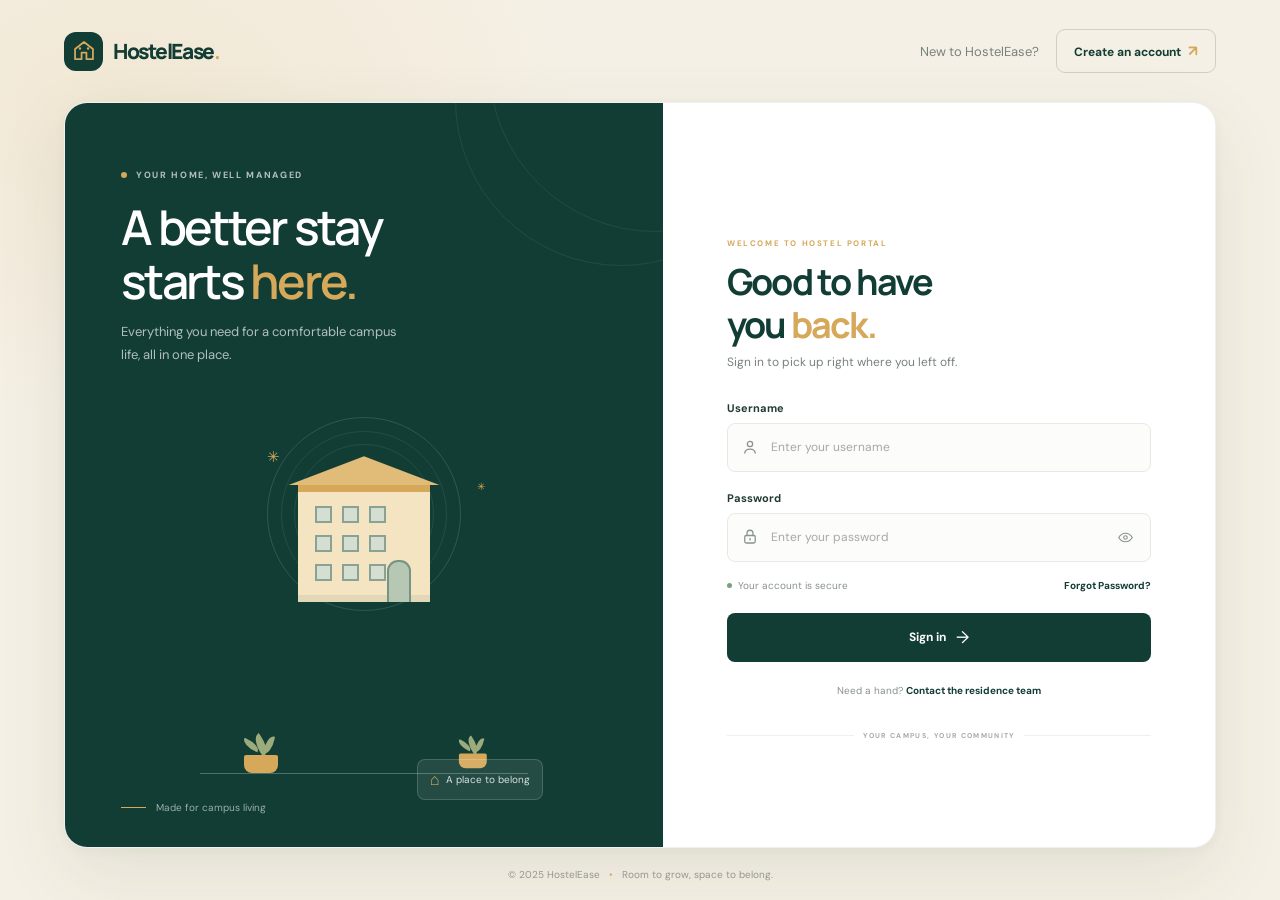
<file: frontend/index.html>
<!doctype html>
<html lang="en">
  <head>
    <meta charset="utf-8">
    <meta name="viewport" content="width=device-width, initial-scale=1">
    <meta name="theme-color" content="#f5f0e5">
    <meta name="description" content="Sign in to the Hostel Portal to manage your stay.">
    <title>Sign in | HostelEase</title>
    <link rel="preconnect" href="https://fonts.googleapis.com">
    <link rel="preconnect" href="https://fonts.gstatic.com" crossorigin>
    <link href="https://fonts.googleapis.com/css2?family=DM+Sans:wght@400;500;600;700&family=Manrope:wght@400;500;600;700;800&display=swap" rel="stylesheet">
    <link rel="stylesheet" href="css/styles.css">
    <script src="js/auth-api.js" defer></script>
    <script src="js/login.js" defer></script>
  </head>
  <body>
    <div class="page-shell">
      <header class="site-header">
        <a class="brand" href="index.html" aria-label="HostelEase home">
          <span class="brand-mark" aria-hidden="true">
            <svg viewBox="0 0 32 32" fill="none">
              <path d="M5 26V13.5L16 5l11 8.5V26h-8v-8h-6v8H5Z" stroke="currentColor" stroke-width="2.2" stroke-linejoin="round"/>
              <path d="M11 13h.01M21 13h.01" stroke="currentColor" stroke-width="3" stroke-linecap="round"/>
            </svg>
          </span>
          <span class="brand-name">HostelEase<span>.</span></span>
        </a>
        <div class="header-prompt">
          <span>New to HostelEase?</span>
          <a class="register-link" href="signup.html">Create an account <span aria-hidden="true">↗</span></a>
        </div>
      </header>

      <main class="main-content">
        <section class="intro-panel" aria-label="Hostel Portal introduction">
          <div class="intro-copy">
            <p class="eyebrow"><span class="eyebrow-dot"></span> YOUR HOME, WELL MANAGED</p>
            <h1>A better stay<br>starts <span>here.</span></h1>
            <p class="intro-description">Everything you need for a comfortable campus life, all in one place.</p>
          </div>

          <div class="campus-art" aria-hidden="true">
            <div class="sun-orbit"></div>
            <div class="art-sparkle sparkle-one">✳</div>
            <div class="art-sparkle sparkle-two">✳</div>
            <div class="building">
              <div class="building-roof"></div>
              <div class="building-body">
                <div class="building-windows">
                  <i></i><i></i><i></i>
                  <i></i><i></i><i></i>
                  <i></i><i></i><i></i>
                </div>
                <div class="building-door"></div>
              </div>
            </div>
            <div class="plant plant-left"><i></i><i></i><i></i><b></b></div>
            <div class="plant plant-right"><i></i><i></i><i></i><b></b></div>
            <div class="ground"></div>
            <div class="art-caption"><span class="caption-icon">⌂</span> A place to belong</div>
          </div>

          <div class="intro-footer">
            <span class="footer-line"></span>
            <span>Made for campus living</span>
          </div>
        </section>

        <section class="login-panel" aria-labelledby="login-title">
          <div class="mobile-brand" aria-hidden="true">
            <span class="brand-mark">
              <svg viewBox="0 0 32 32" fill="none">
                <path d="M5 26V13.5L16 5l11 8.5V26h-8v-8h-6v8H5Z" stroke="currentColor" stroke-width="2.2" stroke-linejoin="round"/>
                <path d="M11 13h.01M21 13h.01" stroke="currentColor" stroke-width="3" stroke-linecap="round"/>
              </svg>
            </span>
            <span class="brand-name">HostelEase<span>.</span></span>
          </div>

          <div class="login-heading">
            <p class="welcome-label">WELCOME TO HOSTEL PORTAL</p>
            <h2 id="login-title">Good to have<br>you <span>back.</span></h2>
            <p class="login-subtitle">Sign in to pick up right where you left off.</p>
          </div>

          <form id="login-form" class="auth-form" novalidate>
            <div class="form-field">
              <label for="username">Username</label>
              <div class="input-wrap">
                <svg class="field-icon" viewBox="0 0 24 24" fill="none" aria-hidden="true">
                  <circle cx="12" cy="8" r="3.5" stroke="currentColor" stroke-width="1.7"/>
                  <path d="M5 20c.5-3.5 2.8-5.3 7-5.3s6.5 1.8 7 5.3" stroke="currentColor" stroke-width="1.7" stroke-linecap="round"/>
                </svg>
                <input id="username" name="username" type="text" placeholder="Enter your username" autocomplete="username" required>
              </div>
              <span class="field-error" id="username-error"></span>
            </div>

            <div class="form-field">
              <label for="password">Password</label>
              <div class="input-wrap">
                <svg class="field-icon" viewBox="0 0 24 24" fill="none" aria-hidden="true">
                  <rect x="5" y="10" width="14" height="10" rx="2" stroke="currentColor" stroke-width="1.7"/>
                  <path d="M8 10V7a4 4 0 1 1 8 0v3M12 14v2" stroke="currentColor" stroke-width="1.7" stroke-linecap="round"/>
                </svg>
                <input id="password" name="password" type="password" placeholder="Enter your password" autocomplete="current-password" required>
                <button class="password-toggle" id="password-toggle" type="button" aria-label="Show password" aria-pressed="false">
                  <svg viewBox="0 0 24 24" fill="none" aria-hidden="true">
                    <path d="M2.5 12s3.4-6 9.5-6 9.5 6 9.5 6-3.4 6-9.5 6-9.5-6-9.5-6Z" stroke="currentColor" stroke-width="1.6"/>
                    <circle cx="12" cy="12" r="2.5" stroke="currentColor" stroke-width="1.6"/>
                  </svg>
                </button>
              </div>
              <span class="field-error" id="password-error"></span>
            </div>

            <div class="form-options">
              <span class="secure-note"><span class="secure-dot"></span> Your account is secure</span>
              <a href="forgot-password.html">Forgot Password?</a>
            </div>

            <button class="login-button" type="submit">
              <span>Sign in</span>
              <span class="button-arrow" aria-hidden="true">→</span>
            </button>
            <p class="form-message" id="form-message" role="status" aria-live="polite"></p>
          </form>

          <p class="help-note">Need a hand? <a href="mailto:support@hostelease.example">Contact the residence team</a></p>
          <div class="card-bottom"><span></span><span>YOUR CAMPUS, YOUR COMMUNITY</span><span></span></div>
        </section>
      </main>

      <footer class="site-footer">
        <span>© 2025 HostelEase</span>
        <span class="footer-separator">•</span>
        <span>Room to grow, space to belong.</span>
      </footer>
    </div>
  </body>
</html>
</file>
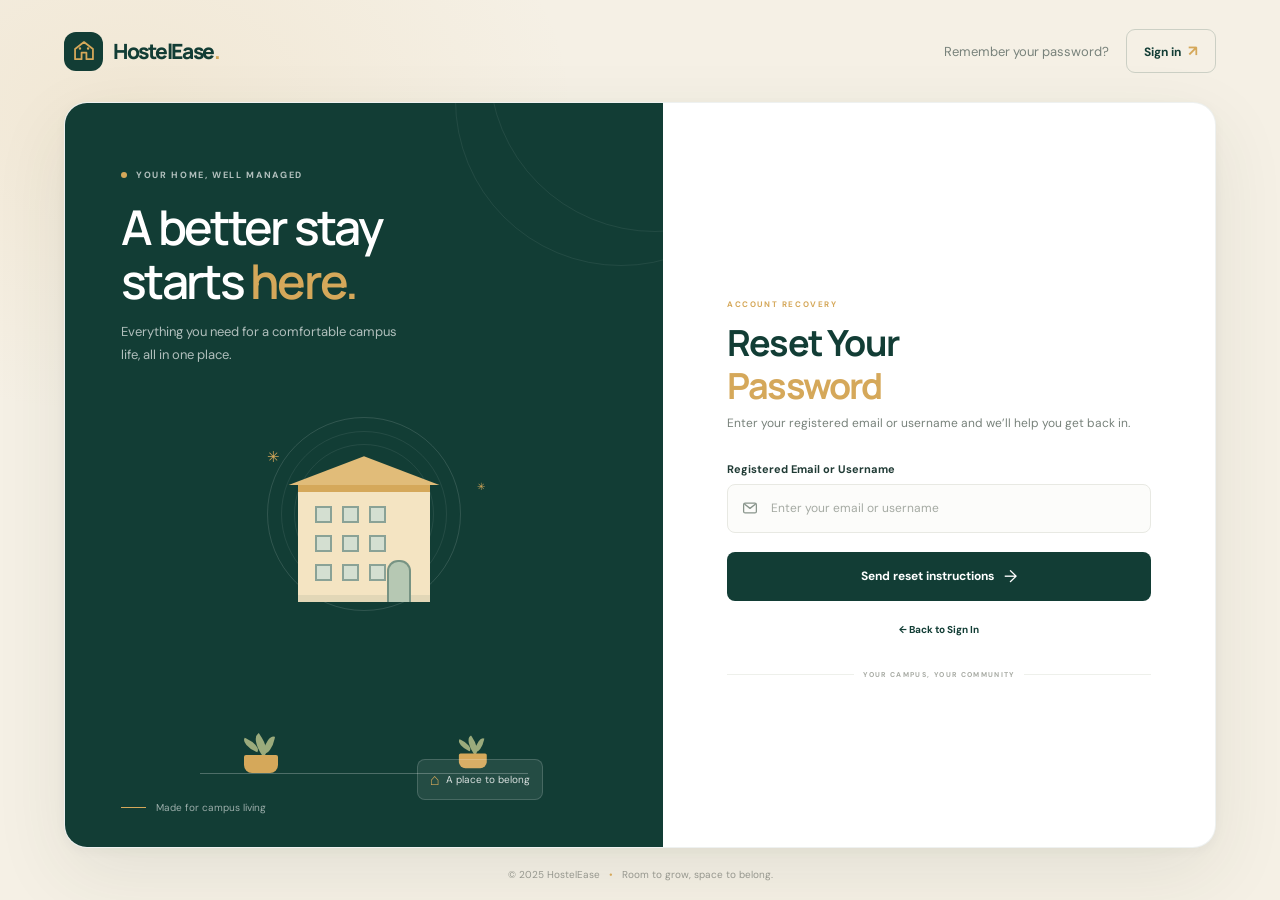
<file: frontend/forgot-password.html>
<!doctype html>
<html lang="en">
  <head>
    <meta charset="utf-8">
    <meta name="viewport" content="width=device-width, initial-scale=1">
    <meta name="theme-color" content="#f5f0e5">
    <meta name="description" content="Reset your HostelEase account password.">
    <title>Reset password | HostelEase</title>
    <link rel="preconnect" href="https://fonts.googleapis.com">
    <link rel="preconnect" href="https://fonts.gstatic.com" crossorigin>
    <link href="https://fonts.googleapis.com/css2?family=DM+Sans:wght@400;500;600;700&family=Manrope:wght@400;500;600;700;800&display=swap" rel="stylesheet">
    <link rel="stylesheet" href="css/styles.css">
    <script src="js/forgot-password.js" defer></script>
  </head>
  <body>
    <div class="page-shell">
      <header class="site-header">
        <a class="brand" href="index.html" aria-label="HostelEase home">
          <span class="brand-mark" aria-hidden="true">
            <svg viewBox="0 0 32 32" fill="none">
              <path d="M5 26V13.5L16 5l11 8.5V26h-8v-8h-6v8H5Z" stroke="currentColor" stroke-width="2.2" stroke-linejoin="round"/>
              <path d="M11 13h.01M21 13h.01" stroke="currentColor" stroke-width="3" stroke-linecap="round"/>
            </svg>
          </span>
          <span class="brand-name">HostelEase<span>.</span></span>
        </a>
        <div class="header-prompt">
          <span>Remember your password?</span>
          <a class="register-link" href="index.html">Sign in <span aria-hidden="true">↗</span></a>
        </div>
      </header>

      <main class="main-content">
        <section class="intro-panel" aria-label="HostelEase introduction">
          <div class="intro-copy">
            <p class="eyebrow"><span class="eyebrow-dot"></span> YOUR HOME, WELL MANAGED</p>
            <h1>A better stay<br>starts <span>here.</span></h1>
            <p class="intro-description">Everything you need for a comfortable campus life, all in one place.</p>
          </div>
          <div class="campus-art" aria-hidden="true">
            <div class="sun-orbit"></div>
            <div class="art-sparkle sparkle-one">✳</div>
            <div class="art-sparkle sparkle-two">✳</div>
            <div class="building">
              <div class="building-roof"></div>
              <div class="building-body">
                <div class="building-windows">
                  <i></i><i></i><i></i>
                  <i></i><i></i><i></i>
                  <i></i><i></i><i></i>
                </div>
                <div class="building-door"></div>
              </div>
            </div>
            <div class="plant plant-left"><i></i><i></i><i></i><b></b></div>
            <div class="plant plant-right"><i></i><i></i><i></i><b></b></div>
            <div class="ground"></div>
            <div class="art-caption"><span class="caption-icon">⌂</span> A place to belong</div>
          </div>
          <div class="intro-footer">
            <span class="footer-line"></span>
            <span>Made for campus living</span>
          </div>
        </section>

        <section class="login-panel" aria-labelledby="reset-title">
          <div class="mobile-brand" aria-hidden="true">
            <span class="brand-mark">
              <svg viewBox="0 0 32 32" fill="none">
                <path d="M5 26V13.5L16 5l11 8.5V26h-8v-8h-6v8H5Z" stroke="currentColor" stroke-width="2.2" stroke-linejoin="round"/>
                <path d="M11 13h.01M21 13h.01" stroke="currentColor" stroke-width="3" stroke-linecap="round"/>
              </svg>
            </span>
            <span class="brand-name">HostelEase<span>.</span></span>
          </div>
          <div class="login-heading">
            <p class="welcome-label">ACCOUNT RECOVERY</p>
            <h2 id="reset-title">Reset Your<br><span>Password</span></h2>
            <p class="login-subtitle">Enter your registered email or username and we’ll help you get back in.</p>
          </div>

          <form id="reset-form" class="auth-form" novalidate>
            <div class="form-field">
              <label for="account-id">Registered Email or Username</label>
              <div class="input-wrap">
                <svg class="field-icon" viewBox="0 0 24 24" fill="none" aria-hidden="true">
                  <rect x="3.5" y="5.5" width="17" height="13" rx="2" stroke="currentColor" stroke-width="1.7"/>
                  <path d="m5 7 7 5.5L19 7" stroke="currentColor" stroke-width="1.7" stroke-linecap="round" stroke-linejoin="round"/>
                </svg>
                <input id="account-id" name="accountId" type="text" placeholder="Enter your email or username" autocomplete="username" required>
              </div>
              <span class="field-error" id="account-id-error"></span>
            </div>
            <button class="login-button" type="submit">
              <span>Send reset instructions</span>
              <span class="button-arrow" aria-hidden="true">→</span>
            </button>
            <p class="form-message" id="form-message" role="status" aria-live="polite"></p>
          </form>

          <p class="help-note"><a href="index.html">← Back to Sign In</a></p>
          <div class="card-bottom"><span></span><span>YOUR CAMPUS, YOUR COMMUNITY</span><span></span></div>
        </section>
      </main>

      <footer class="site-footer">
        <span>© 2025 HostelEase</span>
        <span class="footer-separator">•</span>
        <span>Room to grow, space to belong.</span>
      </footer>
    </div>
  </body>
</html>
</file>
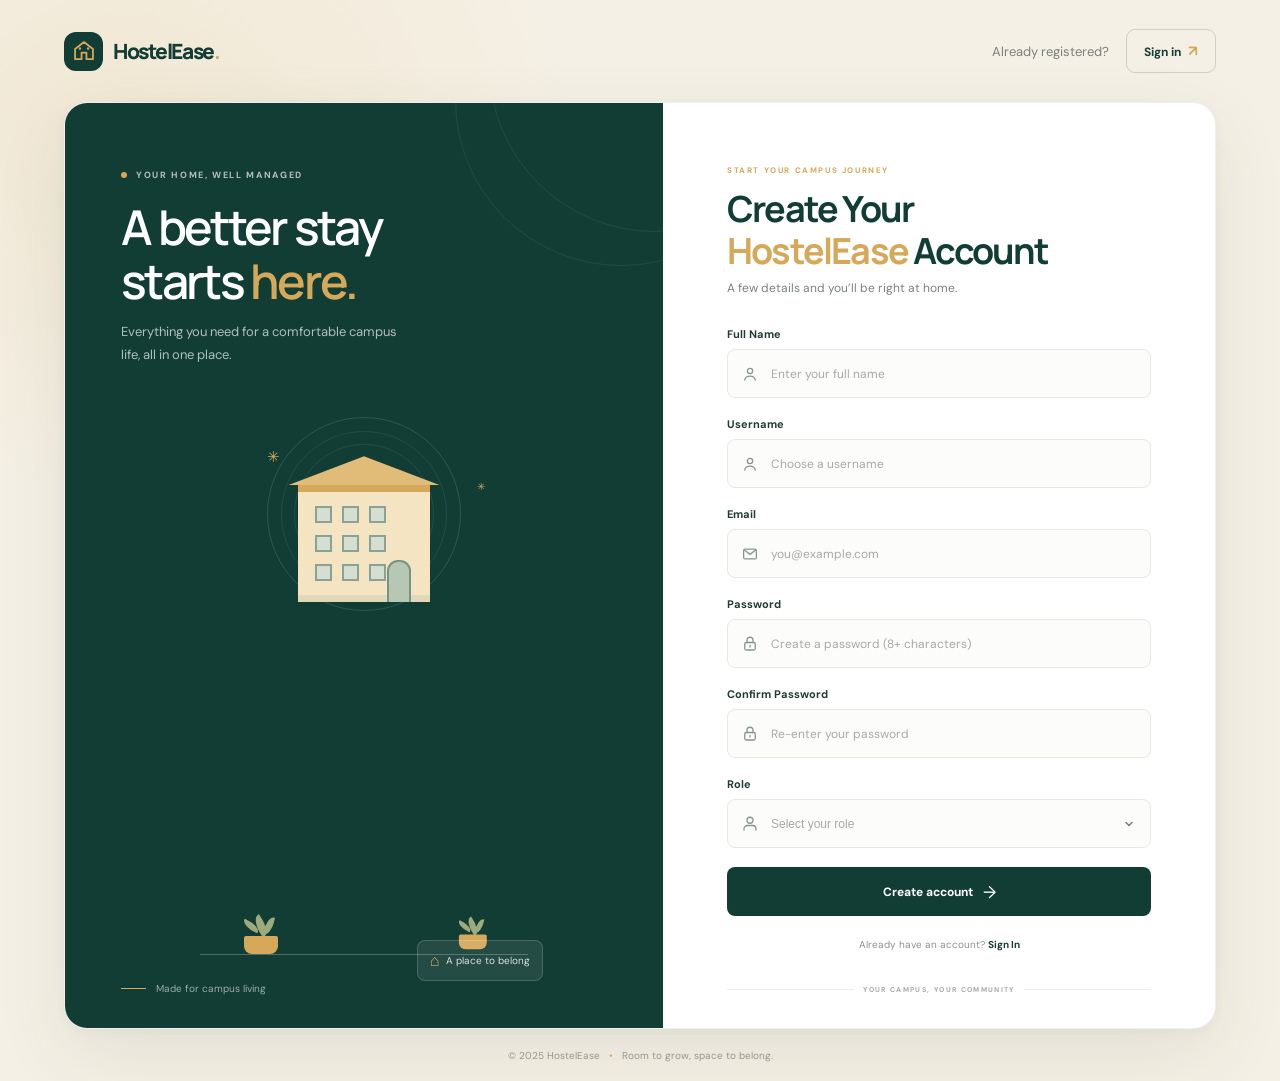
<file: frontend/signup.html>
<!doctype html>
<html lang="en">
  <head>
    <meta charset="utf-8">
    <meta name="viewport" content="width=device-width, initial-scale=1">
    <meta name="theme-color" content="#f5f0e5">
    <meta name="description" content="Create your HostelEase account.">
    <title>Create an account | HostelEase</title>
    <link rel="preconnect" href="https://fonts.googleapis.com">
    <link rel="preconnect" href="https://fonts.gstatic.com" crossorigin>
    <link href="https://fonts.googleapis.com/css2?family=DM+Sans:wght@400;500;600;700&family=Manrope:wght@400;500;600;700;800&display=swap" rel="stylesheet">
    <link rel="stylesheet" href="css/styles.css">
    <script src="js/auth-api.js" defer></script>
    <script src="js/signup.js" defer></script>
  </head>
  <body>
    <div class="page-shell">
      <header class="site-header">
        <a class="brand" href="index.html" aria-label="HostelEase home">
          <span class="brand-mark" aria-hidden="true">
            <svg viewBox="0 0 32 32" fill="none">
              <path d="M5 26V13.5L16 5l11 8.5V26h-8v-8h-6v8H5Z" stroke="currentColor" stroke-width="2.2" stroke-linejoin="round"/>
              <path d="M11 13h.01M21 13h.01" stroke="currentColor" stroke-width="3" stroke-linecap="round"/>
            </svg>
          </span>
          <span class="brand-name">HostelEase<span>.</span></span>
        </a>
        <div class="header-prompt">
          <span>Already registered?</span>
          <a class="register-link" href="index.html">Sign in <span aria-hidden="true">↗</span></a>
        </div>
      </header>

      <main class="main-content">
        <section class="intro-panel" aria-label="HostelEase introduction">
          <div class="intro-copy">
            <p class="eyebrow"><span class="eyebrow-dot"></span> YOUR HOME, WELL MANAGED</p>
            <h1>A better stay<br>starts <span>here.</span></h1>
            <p class="intro-description">Everything you need for a comfortable campus life, all in one place.</p>
          </div>
          <div class="campus-art" aria-hidden="true">
            <div class="sun-orbit"></div>
            <div class="art-sparkle sparkle-one">✳</div>
            <div class="art-sparkle sparkle-two">✳</div>
            <div class="building">
              <div class="building-roof"></div>
              <div class="building-body">
                <div class="building-windows">
                  <i></i><i></i><i></i>
                  <i></i><i></i><i></i>
                  <i></i><i></i><i></i>
                </div>
                <div class="building-door"></div>
              </div>
            </div>
            <div class="plant plant-left"><i></i><i></i><i></i><b></b></div>
            <div class="plant plant-right"><i></i><i></i><i></i><b></b></div>
            <div class="ground"></div>
            <div class="art-caption"><span class="caption-icon">⌂</span> A place to belong</div>
          </div>
          <div class="intro-footer">
            <span class="footer-line"></span>
            <span>Made for campus living</span>
          </div>
        </section>

        <section class="login-panel" aria-labelledby="signup-title">
          <div class="mobile-brand" aria-hidden="true">
            <span class="brand-mark">
              <svg viewBox="0 0 32 32" fill="none">
                <path d="M5 26V13.5L16 5l11 8.5V26h-8v-8h-6v8H5Z" stroke="currentColor" stroke-width="2.2" stroke-linejoin="round"/>
                <path d="M11 13h.01M21 13h.01" stroke="currentColor" stroke-width="3" stroke-linecap="round"/>
              </svg>
            </span>
            <span class="brand-name">HostelEase<span>.</span></span>
          </div>
          <div class="login-heading">
            <p class="welcome-label">START YOUR CAMPUS JOURNEY</p>
            <h2 id="signup-title">Create Your<br><span>HostelEase</span> Account</h2>
            <p class="login-subtitle">A few details and you’ll be right at home.</p>
          </div>

          <form id="signup-form" class="auth-form" novalidate>
            <div class="form-field">
              <label for="full-name">Full Name</label>
              <div class="input-wrap">
                <svg class="field-icon" viewBox="0 0 24 24" fill="none" aria-hidden="true">
                  <circle cx="12" cy="8" r="3.5" stroke="currentColor" stroke-width="1.7"/>
                  <path d="M5 20c.5-3.5 2.8-5.3 7-5.3s6.5 1.8 7 5.3" stroke="currentColor" stroke-width="1.7" stroke-linecap="round"/>
                </svg>
                <input id="full-name" name="fullName" type="text" placeholder="Enter your full name" autocomplete="name" required>
              </div>
              <span class="field-error" id="full-name-error"></span>
            </div>
            <div class="form-field">
              <label for="username">Username</label>
              <div class="input-wrap">
                <svg class="field-icon" viewBox="0 0 24 24" fill="none" aria-hidden="true">
                  <circle cx="12" cy="8" r="3.5" stroke="currentColor" stroke-width="1.7"/>
                  <path d="M5 20c.5-3.5 2.8-5.3 7-5.3s6.5 1.8 7 5.3" stroke="currentColor" stroke-width="1.7" stroke-linecap="round"/>
                </svg>
                <input id="username" name="username" type="text" placeholder="Choose a username" autocomplete="username" required>
              </div>
              <span class="field-error" id="username-error"></span>
            </div>
            <div class="form-field">
              <label for="email">Email</label>
              <div class="input-wrap">
                <svg class="field-icon" viewBox="0 0 24 24" fill="none" aria-hidden="true">
                  <rect x="3.5" y="5.5" width="17" height="13" rx="2" stroke="currentColor" stroke-width="1.7"/>
                  <path d="m5 7 7 5.5L19 7" stroke="currentColor" stroke-width="1.7" stroke-linecap="round" stroke-linejoin="round"/>
                </svg>
                <input id="email" name="email" type="email" placeholder="you@example.com" autocomplete="email" required>
              </div>
              <span class="field-error" id="email-error"></span>
            </div>
            <div class="form-field">
              <label for="password">Password</label>
              <div class="input-wrap">
                <svg class="field-icon" viewBox="0 0 24 24" fill="none" aria-hidden="true">
                  <rect x="5" y="10" width="14" height="10" rx="2" stroke="currentColor" stroke-width="1.7"/>
                  <path d="M8 10V7a4 4 0 1 1 8 0v3M12 14v2" stroke="currentColor" stroke-width="1.7" stroke-linecap="round"/>
                </svg>
                <input id="password" name="password" type="password" placeholder="Create a password (8+ characters)" autocomplete="new-password" required>
              </div>
              <span class="field-error" id="password-error"></span>
            </div>
            <div class="form-field">
              <label for="confirm-password">Confirm Password</label>
              <div class="input-wrap">
                <svg class="field-icon" viewBox="0 0 24 24" fill="none" aria-hidden="true">
                  <rect x="5" y="10" width="14" height="10" rx="2" stroke="currentColor" stroke-width="1.7"/>
                  <path d="M8 10V7a4 4 0 1 1 8 0v3M12 14v2" stroke="currentColor" stroke-width="1.7" stroke-linecap="round"/>
                </svg>
                <input id="confirm-password" name="confirmPassword" type="password" placeholder="Re-enter your password" autocomplete="new-password" required>
              </div>
              <span class="field-error" id="confirm-password-error"></span>
            </div>
            <div class="form-field">
              <label for="role">Role</label>
              <div class="input-wrap">
                <svg class="field-icon" viewBox="0 0 24 24" fill="none" aria-hidden="true">
                  <path d="M4 20v-1.5A4.5 4.5 0 0 1 8.5 14h7a4.5 4.5 0 0 1 4.5 4.5V20M12 11a4 4 0 1 0 0-8 4 4 0 0 0 0 8Z" stroke="currentColor" stroke-width="1.7" stroke-linecap="round"/>
                </svg>
                <select id="role" name="role" required>
                  <option value="" selected disabled>Select your role</option>
                  <option value="student">Student</option>
                  <option value="warden">Warden</option>
                  <option value="admin">Admin</option>
                </select>
              </div>
              <span class="field-error" id="role-error"></span>
            </div>
            <button class="login-button" type="submit">
              <span>Create account</span>
              <span class="button-arrow" aria-hidden="true">→</span>
            </button>
            <p class="form-message" id="form-message" role="status" aria-live="polite"></p>
          </form>

          <p class="help-note">Already have an account? <a href="index.html">Sign In</a></p>
          <div class="card-bottom"><span></span><span>YOUR CAMPUS, YOUR COMMUNITY</span><span></span></div>
        </section>
      </main>

      <footer class="site-footer">
        <span>© 2025 HostelEase</span>
        <span class="footer-separator">•</span>
        <span>Room to grow, space to belong.</span>
      </footer>
    </div>
  </body>
</html>
</file>
<file: frontend/css/styles.css>
:root {
  color-scheme: light;
  --cream: #f5f0e5;
  --white: #ffffff;
  --green: #123d35;
  --gold: #d5a85a;
  --ink: #203b35;
  --muted: #78827b;
  --line: #e8e9e3;
  --font-body: "DM Sans", sans-serif;
  --font-display: "Manrope", sans-serif;
}

* {
  box-sizing: border-box;
}

body {
  min-width: 320px;
  min-height: 100vh;
  margin: 0;
  background:
    radial-gradient(ellipse at 10% 12%, rgba(213, 168, 90, 0.12), transparent 28rem),
    var(--cream);
  color: var(--ink);
  font-family: var(--font-body);
  -webkit-font-smoothing: antialiased;
}

button,
input {
  font: inherit;
}

a {
  color: inherit;
}

.page-shell {
  display: flex;
  min-height: 100vh;
  flex-direction: column;
  padding: 0 clamp(28px, 5vw, 96px);
}

.site-header {
  display: flex;
  min-height: 102px;
  align-items: center;
  justify-content: space-between;
}

.brand,
.mobile-brand {
  display: inline-flex;
  align-items: center;
  gap: 10px;
  color: var(--green);
  text-decoration: none;
}

.brand-mark {
  display: grid;
  width: 39px;
  height: 39px;
  place-items: center;
  border-radius: 12px;
  background: var(--green);
  color: var(--gold);
}

.brand-mark svg {
  width: 26px;
  height: 26px;
}

.brand-name {
  font-family: var(--font-display);
  font-size: 21px;
  font-weight: 800;
  letter-spacing: -1.3px;
}

.brand-name > span {
  color: var(--gold);
}

.header-prompt {
  display: flex;
  align-items: center;
  gap: 17px;
  color: #78827b;
  font-size: 13px;
}

.register-link {
  padding: 11px 17px;
  border: 1px solid rgba(18, 61, 53, 0.18);
  border-radius: 9px;
  color: var(--green);
  font-size: 12px;
  font-weight: 700;
  text-decoration: none;
  transition: background-color 180ms ease, color 180ms ease, border-color 180ms ease;
}

.register-link span {
  margin-left: 4px;
  color: var(--gold);
  font-size: 15px;
}

.register-link:hover {
  border-color: var(--green);
  background: var(--green);
  color: var(--white);
}

.main-content {
  display: grid;
  width: min(100%, 1400px);
  min-height: clamp(650px, 70vh, 780px);
  flex: 1;
  grid-template-columns: 1.04fr 0.96fr;
  align-self: center;
  margin: 7px auto 23px;
  overflow: hidden;
  border: 1px solid rgba(18, 61, 53, 0.07);
  border-radius: 23px;
  background: var(--white);
  box-shadow: 0 25px 75px rgba(48, 61, 47, 0.09), 0 3px 12px rgba(48, 61, 47, 0.04);
}

.intro-panel {
  position: relative;
  display: flex;
  min-height: 650px;
  flex-direction: column;
  overflow: hidden;
  padding: 66px 56px 33px;
  background: var(--green);
  color: var(--white);
}

.intro-panel::before,
.intro-panel::after {
  position: absolute;
  width: 330px;
  height: 330px;
  border: 1px solid rgba(255, 255, 255, 0.07);
  border-radius: 50%;
  content: "";
  pointer-events: none;
}

.intro-panel::before {
  top: -203px;
  right: -158px;
}

.intro-panel::after {
  top: -169px;
  right: -124px;
}

.intro-copy,
.intro-footer {
  position: relative;
  z-index: 1;
}

.eyebrow,
.welcome-label {
  margin: 0;
  font-size: 9px;
  font-weight: 700;
  letter-spacing: 1.65px;
}

.eyebrow {
  display: flex;
  align-items: center;
  gap: 9px;
  color: rgba(255, 255, 255, 0.68);
}

.eyebrow-dot,
.secure-dot {
  width: 6px;
  height: 6px;
  border-radius: 50%;
  background: var(--gold);
}

.intro-copy h1 {
  margin: 19px 0 12px;
  font-family: var(--font-display);
  font-size: clamp(38px, 4vw, 48px);
  font-weight: 600;
  letter-spacing: -2.7px;
  line-height: 1.12;
}

.intro-copy h1 span,
.login-heading h2 span {
  color: var(--gold);
}

.intro-description {
  max-width: 288px;
  margin: 0;
  color: rgba(255, 255, 255, 0.67);
  font-size: 13px;
  line-height: 1.8;
}

.campus-art {
  position: relative;
  width: 100%;
  max-width: 390px;
  height: 247px;
  flex: 1;
  align-self: center;
  margin-top: 21px;
}

.sun-orbit {
  position: absolute;
  top: 30px;
  left: 50%;
  width: 194px;
  height: 194px;
  transform: translateX(-50%);
  border: 1px solid rgba(255, 255, 255, 0.13);
  border-radius: 50%;
}

.sun-orbit::before,
.sun-orbit::after {
  position: absolute;
  border: 1px solid rgba(255, 255, 255, 0.08);
  border-radius: 50%;
  content: "";
}

.sun-orbit::before {
  inset: 13px;
}

.sun-orbit::after {
  inset: 26px;
}

.building {
  position: absolute;
  z-index: 2;
  top: 69px;
  left: 50%;
  width: 152px;
  transform: translateX(-50%);
}

.building-roof {
  height: 29px;
  background: #e1bc79;
  clip-path: polygon(50% 0, 100% 100%, 0 100%);
}

.building-body {
  position: relative;
  height: 117px;
  margin: 0 10px;
  border-radius: 2px 2px 0 0;
  background: #f4e4c2;
  box-shadow: inset 0 -7px rgba(18, 61, 53, 0.08);
}

.building-body::before {
  position: absolute;
  top: 0;
  right: 0;
  left: 0;
  height: 7px;
  background: #d5a85a;
  content: "";
}

.building-windows {
  position: absolute;
  top: 21px;
  left: 17px;
  display: grid;
  grid-template-columns: repeat(3, 17px);
  gap: 12px 10px;
}

.building-windows i {
  width: 17px;
  height: 17px;
  border: 2px solid rgba(18, 61, 53, 0.38);
  background: #d4dfd1;
}

.building-door {
  position: absolute;
  right: 19px;
  bottom: 0;
  width: 24px;
  height: 42px;
  border: 2px solid rgba(18, 61, 53, 0.38);
  border-bottom: 0;
  border-radius: 11px 11px 0 0;
  background: #b6c8b3;
}

.ground {
  position: absolute;
  right: 8%;
  bottom: 27px;
  left: 8%;
  height: 1px;
  background: rgba(255, 255, 255, 0.25);
}

.plant {
  position: absolute;
  z-index: 3;
  bottom: 28px;
  width: 42px;
  height: 53px;
}

.plant-left {
  left: 18%;
}

.plant-right {
  right: 17%;
  transform: scale(0.82);
}

.plant i {
  position: absolute;
  bottom: 17px;
  left: 17px;
  width: 10px;
  height: 22px;
  border-radius: 90% 0 90% 0;
  background: #9bab7c;
  transform: rotate(-35deg);
}

.plant i:nth-child(2) {
  left: 7px;
  transform: rotate(-65deg) scale(0.8);
}

.plant i:nth-child(3) {
  left: 25px;
  transform: rotate(12deg) scale(0.84);
}

.plant b {
  position: absolute;
  bottom: 0;
  left: 5px;
  width: 34px;
  height: 18px;
  border-radius: 2px 2px 8px 8px;
  background: #d5a85a;
}

.art-sparkle {
  position: absolute;
  z-index: 3;
  color: var(--gold);
  font-size: 15px;
}

.sparkle-one {
  top: 60px;
  left: 25%;
}

.sparkle-two {
  top: 93px;
  right: 19%;
  font-size: 10px;
}

.art-caption {
  position: absolute;
  z-index: 4;
  right: 4%;
  bottom: 1px;
  display: flex;
  align-items: center;
  gap: 7px;
  padding: 9px 12px;
  border: 1px solid rgba(255, 255, 255, 0.16);
  border-radius: 8px;
  background: rgba(255, 255, 255, 0.08);
  color: rgba(255, 255, 255, 0.83);
  font-size: 10px;
}

.caption-icon {
  color: var(--gold);
  font-size: 16px;
}

.intro-footer {
  display: flex;
  align-items: center;
  gap: 10px;
  color: rgba(255, 255, 255, 0.58);
  font-size: 10px;
}

.footer-line {
  width: 25px;
  height: 1px;
  background: var(--gold);
}

.login-panel {
  display: flex;
  flex-direction: column;
  justify-content: center;
  padding: 62px clamp(35px, 5vw, 69px) 34px;
}

.mobile-brand {
  display: none;
}

.welcome-label {
  color: var(--gold);
  font-size: 8px;
  letter-spacing: 1.6px;
}

.login-heading h2 {
  margin: 13px 0 8px;
  color: var(--green);
  font-family: var(--font-display);
  font-size: 36px;
  font-weight: 700;
  letter-spacing: -1.8px;
  line-height: 1.17;
}

.login-heading h2 span {
  color: var(--gold);
}

.login-subtitle {
  margin: 0;
  color: var(--muted);
  font-size: 12px;
}

.auth-form {
  margin-top: 31px;
}

.form-field {
  margin-bottom: 19px;
}

.form-field label {
  display: block;
  margin-bottom: 8px;
  color: var(--ink);
  font-size: 11px;
  font-weight: 700;
}

.input-wrap {
  position: relative;
}

.input-wrap input {
  width: 100%;
  height: 49px;
  padding: 0 43px;
  border: 1px solid var(--line);
  border-radius: 8px;
  outline: none;
  background: #fcfcfa;
  color: var(--ink);
  font-size: 12px;
  transition: border-color 180ms ease, box-shadow 180ms ease, background-color 180ms ease;
}

.input-wrap select {
  width: 100%;
  height: 49px;
  padding: 0 43px;
  border: 1px solid var(--line);
  border-radius: 8px;
  outline: none;
  appearance: none;
  background: #fcfcfa;
  background-image: url("data:image/svg+xml,%3Csvg xmlns='http://www.w3.org/2000/svg' width='12' height='12' viewBox='0 0 12 12' fill='none'%3E%3Cpath d='m3 4.5 3 3 3-3' stroke='%2378827b' stroke-width='1.5' stroke-linecap='round' stroke-linejoin='round'/%3E%3C/svg%3E");
  background-position: right 15px center;
  background-repeat: no-repeat;
  color: var(--ink);
  font-size: 12px;
  transition: border-color 180ms ease, box-shadow 180ms ease, background-color 180ms ease;
}

.input-wrap select:invalid {
  color: #a5aaa3;
}

.input-wrap select:hover {
  border-color: #c9d2c8;
}

.input-wrap select:focus {
  border-color: var(--green);
  background-color: var(--white);
  box-shadow: 0 0 0 3px rgba(18, 61, 53, 0.09);
}

.input-wrap input::placeholder {
  color: #a5aaa3;
}

.input-wrap input:hover {
  border-color: #c9d2c8;
}

.input-wrap input:focus {
  border-color: var(--green);
  background: var(--white);
  box-shadow: 0 0 0 3px rgba(18, 61, 53, 0.09);
}

.input-wrap input[aria-invalid="true"] {
  border-color: #bd5546;
}

.input-wrap select[aria-invalid="true"] {
  border-color: #bd5546;
}

.field-icon {
  position: absolute;
  z-index: 1;
  top: 50%;
  left: 14px;
  width: 18px;
  height: 18px;
  color: #88948b;
  transform: translateY(-50%);
  pointer-events: none;
}

.password-toggle {
  position: absolute;
  top: 50%;
  right: 11px;
  display: grid;
  width: 30px;
  height: 30px;
  place-items: center;
  padding: 0;
  border: 0;
  border-radius: 6px;
  background: transparent;
  color: #88948b;
  cursor: pointer;
  transform: translateY(-50%);
  transition: color 160ms ease, background-color 160ms ease;
}

.password-toggle:hover {
  background: #edf1ec;
  color: var(--green);
}

.password-toggle:focus-visible,
.login-button:focus-visible,
.register-link:focus-visible,
a:focus-visible {
  outline: 3px solid rgba(213, 168, 90, 0.65);
  outline-offset: 3px;
}

.password-toggle svg {
  width: 17px;
  height: 17px;
}

.field-error {
  display: block;
  min-height: 0;
  margin-top: 0;
  color: #a33e32;
  font-size: 10px;
}

.field-error:not(:empty) {
  min-height: 14px;
  margin-top: 5px;
}

.form-options {
  display: flex;
  align-items: center;
  justify-content: space-between;
  margin: -2px 0 21px;
  font-size: 10px;
}

.secure-note {
  display: flex;
  align-items: center;
  gap: 6px;
  color: #89928a;
}

.secure-dot {
  width: 5px;
  height: 5px;
  background: #79a17b;
}

.form-options a,
.help-note a {
  color: var(--green);
  font-weight: 700;
  text-decoration: none;
  transition: color 160ms ease;
}

.form-options a:hover,
.help-note a:hover {
  color: #a27a3c;
}

.login-button {
  display: flex;
  width: 100%;
  height: 49px;
  align-items: center;
  justify-content: center;
  gap: 10px;
  border: 0;
  border-radius: 8px;
  background: var(--green);
  color: var(--white);
  cursor: pointer;
  font-size: 12px;
  font-weight: 700;
  transition: background-color 180ms ease, color 180ms ease, transform 180ms ease, box-shadow 180ms ease;
}

.login-button:hover {
  transform: translateY(-1px);
  background: var(--gold);
  color: var(--green);
  box-shadow: 0 7px 16px rgba(213, 168, 90, 0.23);
}

.login-button:disabled {
  cursor: wait;
  opacity: 0.75;
  transform: none;
}

.login-button:active {
  transform: translateY(0);
}

.button-arrow {
  font-size: 17px;
  font-weight: 400;
  transition: transform 180ms ease;
}

.login-button:hover .button-arrow {
  transform: translateX(3px);
}

.form-message {
  min-height: 0;
  margin: 0;
  color: #a33e32;
  font-size: 11px;
  line-height: 1.5;
}

.form-message:not(:empty) {
  margin-top: 10px;
}

.form-message.is-success {
  color: var(--green);
}

.help-note {
  margin: 22px 0 0;
  color: #89928a;
  font-size: 10px;
  text-align: center;
}

.card-bottom {
  display: flex;
  align-items: center;
  gap: 9px;
  margin-top: 34px;
  color: #a7aaa3;
  font-size: 7px;
  font-weight: 700;
  letter-spacing: 1.35px;
}

.card-bottom span:first-child,
.card-bottom span:last-child {
  height: 1px;
  flex: 1;
  background: #eef0eb;
}

.site-footer {
  display: flex;
  min-height: 52px;
  align-items: center;
  justify-content: center;
  gap: 9px;
  color: #96978e;
  font-size: 10px;
}

.footer-separator {
  color: var(--gold);
}

@media (min-height: 850px) {
  .main-content {
    margin-top: auto;
    margin-bottom: auto;
  }
}

@media (max-width: 850px) {
  .page-shell {
    padding: 0 5%;
  }

  .main-content {
    min-height: 570px;
    grid-template-columns: 0.92fr 1fr;
  }

  .intro-panel {
    min-height: 570px;
    padding: 53px 35px 28px;
  }

  .login-panel {
    padding-right: 35px;
    padding-left: 35px;
  }

  .campus-art {
    transform: scale(0.9);
    transform-origin: center;
  }
}

@media (max-width: 650px) {
  .page-shell {
    padding: 0 20px;
  }

  .site-header {
    min-height: 78px;
  }

  .site-header > .brand {
    gap: 8px;
  }

  .brand-mark {
    width: 35px;
    height: 35px;
  }

  .brand-mark svg {
    width: 23px;
    height: 23px;
  }

  .brand-name {
    font-size: 21px;
  }

  .header-prompt {
    gap: 9px;
    font-size: 10px;
  }

  .register-link {
    padding: 9px 11px;
    font-size: 10px;
  }

  .main-content {
    width: 100%;
    min-height: 0;
    flex: none;
    grid-template-columns: 1fr;
    margin: 14px auto 22px;
    border-radius: 18px;
  }

  .intro-panel {
    display: none;
  }

  .login-panel {
    padding: 31px clamp(23px, 7vw, 36px) 27px;
  }

  .mobile-brand {
    display: inline-flex;
    align-self: flex-start;
    margin-bottom: 28px;
  }

  .login-heading h2 {
    font-size: 33px;
  }

  .auth-form {
    margin-top: 25px;
  }

  .card-bottom {
    margin-top: 26px;
  }

  .site-footer {
    min-height: 45px;
    flex-wrap: wrap;
    font-size: 9px;
  }
}

@media (max-width: 380px) {
  .page-shell {
    padding: 0 14px;
  }

  .header-prompt > span {
    display: none;
  }

  .secure-note {
    font-size: 9px;
  }
}

@media (prefers-reduced-motion: reduce) {
  *,
  *::before,
  *::after {
    scroll-behavior: auto !important;
    transition-duration: 0.01ms !important;
  }
}
</file>
